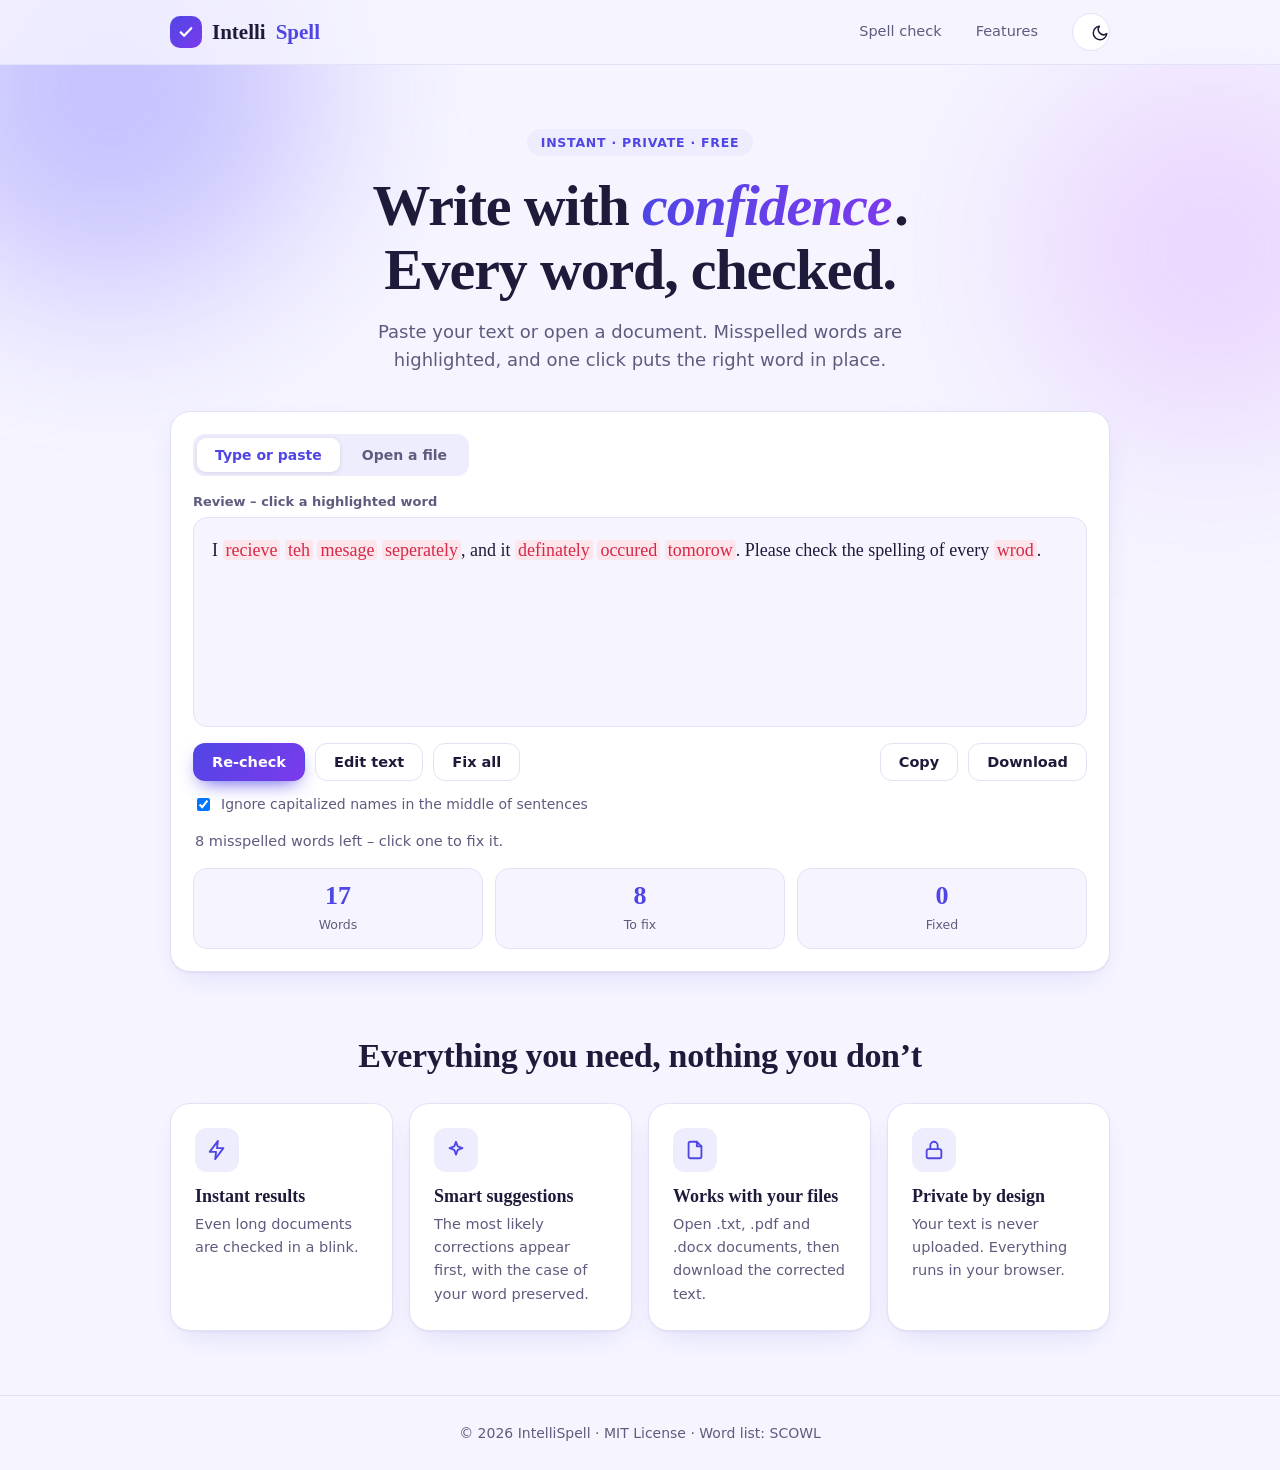
<file: IntelliSpell/index.html>
<!DOCTYPE html>
<html lang="en">
<head>
<meta charset="utf-8">
<meta name="viewport" content="width=device-width, initial-scale=1, viewport-fit=cover">
<title>IntelliSpell – Intelligent Spell Checker</title>
<meta name="description" content="Check your writing instantly. Fix every misspelling with a single click.">
<link rel="icon" href="data:image/svg+xml,%3Csvg xmlns='http://www.w3.org/2000/svg' viewBox='0 0 64 64'%3E%3Crect width='64' height='64' rx='16' fill='%234F46E5'/%3E%3Cpath d='M18 34l10 10 18-22' fill='none' stroke='white' stroke-width='7' stroke-linecap='round' stroke-linejoin='round'/%3E%3C/svg%3E">
<link rel="stylesheet" href="style.css">
</head>
<body>
<div class="glow g1"></div><div class="glow g2"></div>
<header><div class="wrap bar">
  <a class="logo" href="#top"><span class="mark-ic"><svg viewBox="0 0 24 24" width="18" height="18" fill="none" stroke="currentColor" stroke-width="3" stroke-linecap="round" stroke-linejoin="round"><path d="M5 12.5l4.5 4.5L19 7"/></svg></span>Intelli<b>Spell</b></a>
  <nav><a href="#workspace">Spell check</a><a href="#features">Features</a></nav>
  <button id="theme" aria-label="Toggle dark mode"><svg viewBox="0 0 24 24" width="18" height="18" fill="none" stroke="currentColor" stroke-width="2" stroke-linecap="round" stroke-linejoin="round"><path d="M21 12.8A9 9 0 1111.2 3a7 7 0 009.8 9.8z"/></svg></button>
</div></header>

<main class="wrap" id="top">
  <section class="hero">
    <span class="pill">Instant · Private · Free</span>
    <h1>Write with <em>confidence</em>.<br>Every word, checked.</h1>
    <p class="lead">Paste your text or open a document. Misspelled words are highlighted, and one click puts the right word in place.</p>
  </section>

  <section id="workspace"><div class="card main">
    <div class="tabs" role="tablist">
      <button class="tab" role="tab" id="t-type" aria-selected="true">Type or paste</button>
      <button class="tab" role="tab" id="t-file" aria-selected="false">Open a file</button>
    </div>

    <div id="p-file" hidden>
      <label id="drop" for="file">
        <span class="ic"><svg viewBox="0 0 24 24" width="30" height="30" fill="none" stroke="currentColor" stroke-width="1.8" stroke-linecap="round" stroke-linejoin="round"><path d="M14 3H7a2 2 0 00-2 2v14a2 2 0 002 2h10a2 2 0 002-2V8z"/><path d="M14 3v5h5M12 17v-6M9.5 13.5L12 11l2.5 2.5"/></svg></span>
        <b>Drop a file here or click to browse</b>
        <span class="sub">.txt · .pdf · .docx · up to 10 MB</span>
      </label>
      <input id="file" type="file" accept=".txt,.pdf,.docx,text/plain,application/pdf,application/vnd.openxmlformats-officedocument.wordprocessingml.document">
    </div>

    <div id="v-edit">
      <label class="l" for="ta">Your text</label>
      <textarea id="ta" spellcheck="false" placeholder="Start typing or paste your text here…">I recieve teh mesage seperately, and it definately occured tomorow. Please check the spelling of every wrod.</textarea>
    </div>
    <div id="v-review" hidden>
      <label class="l">Review – click a highlighted word</label>
      <div id="doc" tabindex="0" aria-label="Text under review"></div>
    </div>

    <div class="row">
      <button class="primary" id="check">Check spelling</button>
      <button id="edit" hidden>Edit text</button>
      <button id="fixall" hidden>Fix all</button>
      <button id="undo" hidden>Undo</button>
      <span class="grow"></span>
      <button id="copy" disabled>Copy</button>
      <button id="dl" disabled>Download</button>
    </div>
    <label class="opt"><input type="checkbox" id="names" checked> Ignore capitalized names in the middle of sentences</label>
    <div id="fixpanel" hidden></div>
    <p class="status" id="status" role="status" aria-live="polite">Ready.</p>

    <div class="stats" id="stats" hidden>
      <div class="stat"><b id="s-w">0</b><span>Words</span></div>
      <div class="stat"><b id="s-m">0</b><span>To fix</span></div>
      <div class="stat"><b id="s-f">0</b><span>Fixed</span></div>
    </div>
  </div></section>

  <section id="features">
    <h2>Everything you need, nothing you don’t</h2>
    <div class="grid">
      <div class="card feat"><span class="fi"><svg viewBox="0 0 24 24" width="22" height="22" fill="none" stroke="currentColor" stroke-width="2" stroke-linecap="round" stroke-linejoin="round"><path d="M13 2L4 14h7l-1 8 9-12h-7z"/></svg></span><h3>Instant results</h3><p>Even long documents are checked in a blink.</p></div>
      <div class="card feat"><span class="fi"><svg viewBox="0 0 24 24" width="22" height="22" fill="none" stroke="currentColor" stroke-width="2" stroke-linecap="round" stroke-linejoin="round"><path d="M12 3l1.9 5.1L19 10l-5.1 1.9L12 17l-1.9-5.1L5 10l5.1-1.9z"/></svg></span><h3>Smart suggestions</h3><p>The most likely corrections appear first, with the case of your word preserved.</p></div>
      <div class="card feat"><span class="fi"><svg viewBox="0 0 24 24" width="22" height="22" fill="none" stroke="currentColor" stroke-width="2" stroke-linecap="round" stroke-linejoin="round"><path d="M14 3H7a2 2 0 00-2 2v14a2 2 0 002 2h10a2 2 0 002-2V8z"/><path d="M14 3v5h5"/></svg></span><h3>Works with your files</h3><p>Open .txt, .pdf and .docx documents, then download the corrected text.</p></div>
      <div class="card feat"><span class="fi"><svg viewBox="0 0 24 24" width="22" height="22" fill="none" stroke="currentColor" stroke-width="2" stroke-linecap="round" stroke-linejoin="round"><rect x="4" y="11" width="16" height="10" rx="2"/><path d="M8 11V7a4 4 0 018 0v4"/></svg></span><h3>Private by design</h3><p>Your text is never uploaded. Everything runs in your browser.</p></div>
    </div>
  </section>
</main>
<footer><div class="wrap">© 2026 IntelliSpell · MIT License · Word list: SCOWL</div></footer>
<div id="pop" role="dialog" aria-label="Suggestions" hidden></div>

<script src="engine.js"></script>
<script src="dictionary.js"></script>
<script src="app.js"></script>
</body>
</html>
</file>
<file: IntelliSpell/style.css>
:root{--bg:#F6F5FF;--card:#fff;--ink:#1E1B3A;--mut:#5E5C7E;--line:#E3E1F5;--pri:#4F46E5;--pri2:#7C3AED;--pric:#EEEDFD;--red:#D6284A;--redc:#FDE6EB;--ok:#0F8A5F;--okc:#DDF5EA;
--serif:Georgia,"Times New Roman",serif;--sans:system-ui,-apple-system,"Segoe UI",sans-serif;
--shadow:0 1px 2px rgba(30,27,58,.05),0 12px 32px -12px rgba(79,70,229,.18);
box-sizing:border-box;padding-top:env(safe-area-inset-top,0px);padding-bottom:env(safe-area-inset-bottom,0px)}
@media(prefers-color-scheme:dark){:root:not([data-theme="light"]){--bg:#0F0E1F;--card:#191833;--ink:#EEEDFF;--mut:#A9A7CC;--line:#2C2A52;--pri:#8B85FF;--pri2:#B18CFF;--pric:#25235A;--red:#FF7590;--redc:#40182A;--ok:#5FE0AE;--okc:#12382C;--shadow:0 1px 2px rgba(0,0,0,.3),0 12px 32px -12px rgba(0,0,0,.6)}}
:root[data-theme="dark"]{--bg:#0F0E1F;--card:#191833;--ink:#EEEDFF;--mut:#A9A7CC;--line:#2C2A52;--pri:#8B85FF;--pri2:#B18CFF;--pric:#25235A;--red:#FF7590;--redc:#40182A;--ok:#5FE0AE;--okc:#12382C;--shadow:0 1px 2px rgba(0,0,0,.3),0 12px 32px -12px rgba(0,0,0,.6)}
html{height:auto;scroll-behavior:smooth;scroll-padding-top:80px}*,*::before,*::after{box-sizing:inherit}
body{margin:0;background:var(--bg);color:var(--ink);font:16px/1.6 var(--sans);-webkit-font-smoothing:antialiased;overflow-x:hidden;position:relative}
.glow{position:absolute;border-radius:50%;filter:blur(90px);opacity:.35;pointer-events:none;z-index:0}
.g1{width:420px;height:420px;background:#6C63FF;top:-120px;left:-100px}.g2{width:380px;height:380px;background:#C77DFF;top:60px;right:-120px;opacity:.25}
:focus-visible{outline:3px solid var(--pri);outline-offset:2px;border-radius:6px}
header{position:sticky;top:env(safe-area-inset-top,0px);z-index:20;background:color-mix(in srgb,var(--bg) 82%,transparent);backdrop-filter:blur(12px);-webkit-backdrop-filter:blur(12px);border-bottom:1px solid var(--line)}
.wrap{max-width:980px;margin:0 auto;padding:0 20px;position:relative;z-index:1}
.bar{display:flex;align-items:center;gap:20px;height:64px}
.logo{display:flex;align-items:center;gap:10px;font:700 21px var(--serif);color:var(--ink);text-decoration:none}.logo b{color:var(--pri);font-weight:700}
.mark-ic{display:grid;place-items:center;width:32px;height:32px;border-radius:10px;background:linear-gradient(135deg,var(--pri),var(--pri2));color:#fff}
nav{display:flex;gap:6px;margin-left:auto}
nav a{color:var(--mut);text-decoration:none;font-weight:500;font-size:14.5px;padding:8px 14px;border-radius:999px;transition:.2s}
nav a:hover{background:var(--pric);color:var(--pri)}
#theme{display:grid;place-items:center;width:38px;height:38px;border-radius:50%;border:1px solid var(--line);background:var(--card);color:var(--ink);cursor:pointer;transition:.2s}
#theme:hover{border-color:var(--pri);color:var(--pri)}
.hero{text-align:center;padding:64px 0 36px;max-width:720px;margin:0 auto}
.pill{display:inline-block;font:600 12.5px var(--sans);letter-spacing:.06em;text-transform:uppercase;color:var(--pri);background:var(--pric);padding:6px 14px;border-radius:999px}
h1{font:700 clamp(34px,6vw,58px)/1.1 var(--serif);letter-spacing:-.02em;margin:18px 0 16px}
h1 em{font-style:italic;background:linear-gradient(90deg,var(--pri),var(--pri2));-webkit-background-clip:text;background-clip:text;color:transparent;padding-right:.05em}
.lead{color:var(--mut);font-size:18px;margin:0 auto;max-width:560px}
h2{font:700 clamp(26px,4vw,34px)/1.2 var(--serif);letter-spacing:-.01em;text-align:center;margin:0 0 26px}
section{margin-bottom:64px}
.card{background:var(--card);border:1px solid var(--line);border-radius:20px;box-shadow:var(--shadow)}
.main{padding:22px}
.tabs{display:inline-flex;gap:4px;padding:4px;background:var(--pric);border-radius:12px;margin-bottom:18px}
.tab{font:600 14px var(--sans);border:0;background:transparent;color:var(--mut);padding:9px 18px;border-radius:9px;cursor:pointer;transition:.2s}
.tab[aria-selected=true]{background:var(--card);color:var(--pri);box-shadow:0 1px 4px rgba(30,27,58,.12)}
.l{display:block;font:600 13px var(--sans);color:var(--mut);margin:0 0 8px}
textarea,#doc{width:100%;min-height:210px;font:18px/1.85 var(--serif);color:var(--ink);background:var(--bg);border:1.5px solid var(--line);border-radius:14px;padding:16px 18px;transition:border-color .2s,box-shadow .2s}
textarea{resize:vertical;display:block}
textarea:focus,#doc:focus{outline:0;border-color:var(--pri);box-shadow:0 0 0 4px var(--pric)}
#doc{white-space:pre-wrap;overflow-wrap:anywhere;max-height:460px;overflow:auto}
mark.bad{all:unset;cursor:pointer;background:var(--redc);color:var(--red);border-bottom:2px wavy var(--red);border-radius:4px;padding:0 3px;font:inherit;transition:.15s}
mark.bad:hover,mark.bad[aria-expanded=true]{background:var(--red);color:#fff;border-bottom-color:transparent}
.row{display:flex;flex-wrap:wrap;gap:10px;align-items:center;margin-top:16px}.grow{flex:1}
button{font:600 14.5px var(--sans);border:1.5px solid var(--line);background:var(--card);color:var(--ink);padding:10px 18px;border-radius:12px;cursor:pointer;transition:.2s}
button:hover:not(:disabled){border-color:var(--pri);color:var(--pri);transform:translateY(-1px)}
button:disabled{opacity:.45;cursor:not-allowed}button[hidden]{display:none}
button.primary{background:linear-gradient(135deg,var(--pri),var(--pri2));color:#fff;border-color:transparent;box-shadow:0 8px 20px -8px var(--pri)}
button.primary:hover{color:#fff;box-shadow:0 12px 24px -8px var(--pri)}
.status{min-height:24px;margin:14px 2px 0;font-size:14.5px;color:var(--mut)}.status.err{color:var(--red);font-weight:500}
.stats{display:grid;grid-template-columns:repeat(3,1fr);gap:12px;margin-top:14px}.stats[hidden]{display:none}
.stat{background:var(--bg);border:1px solid var(--line);border-radius:14px;padding:12px 16px;text-align:center}
.stat b{display:block;font:700 26px var(--serif);color:var(--pri)}.stat span{font-size:12.5px;color:var(--mut);font-weight:500}
#drop{display:flex;flex-direction:column;align-items:center;gap:6px;text-align:center;padding:38px 20px;margin-bottom:16px;border:2px dashed var(--line);border-radius:16px;background:var(--bg);cursor:pointer;transition:.2s}
#drop:hover,#drop.over{border-color:var(--pri);background:var(--pric)}
#drop .ic{display:grid;place-items:center;width:58px;height:58px;border-radius:16px;background:var(--pric);color:var(--pri);margin-bottom:6px}
#drop .sub{font-size:13.5px;color:var(--mut)}
#file{position:absolute;width:1px;height:1px;opacity:0;pointer-events:none}
#p-file[hidden],#v-edit[hidden],#v-review[hidden]{display:none}
.grid{display:grid;grid-template-columns:repeat(auto-fit,minmax(210px,1fr));gap:16px}
.feat{padding:24px;transition:.25s}.feat:hover{transform:translateY(-4px);border-color:var(--pri)}
.fi{display:grid;place-items:center;width:44px;height:44px;border-radius:12px;background:var(--pric);color:var(--pri);margin-bottom:14px}
.feat h3{font:700 18px var(--serif);margin:0 0 6px}.feat p{margin:0;color:var(--mut);font-size:14.5px}
footer{border-top:1px solid var(--line);padding:26px 0;text-align:center;color:var(--mut);font-size:14px}
#pop{position:fixed;z-index:50;width:270px;max-width:calc(100vw - 20px);background:var(--card);border:1px solid var(--line);border-radius:16px;padding:12px;box-shadow:0 24px 50px -16px rgba(30,27,58,.45)}
#pop[hidden]{display:none}
#pop h3{font:600 13px var(--sans);color:var(--mut);margin:2px 4px 10px}#pop h3 s{color:var(--red);font-weight:600}
.sug{display:flex;width:100%;justify-content:space-between;align-items:center;text-align:left;margin-bottom:6px;border-radius:10px;padding:10px 12px;font-size:15px}
.sug:hover{background:var(--pric)}
kbd{font:600 11px var(--sans);display:inline-grid;place-items:center;width:20px;height:20px;border-radius:6px;background:var(--pric);color:var(--pri);margin-right:8px}
.empty{margin:4px;color:var(--mut);font-size:14px}
.pop2{display:flex;gap:6px;flex-wrap:wrap;margin-top:8px;padding-top:10px;border-top:1px solid var(--line)}
.pop2 button{font-size:12.5px;padding:6px 11px;border-radius:9px}
@media(max-width:640px){nav{display:none}#theme{margin-left:auto}.hero{padding:40px 0 24px}.main{padding:16px}.row button{flex:1 1 auto}.grow{display:none}}
@media(prefers-reduced-motion:reduce){*{transition:none!important;scroll-behavior:auto!important}}
.opt{display:flex;gap:8px;align-items:center;margin-top:12px;font-size:14px;color:var(--mut)}
#fixpanel{margin-top:14px;padding:14px;border:1px solid var(--line);border-radius:14px;background:var(--bg)}#fixpanel[hidden]{display:none}
#fixpanel label{display:flex;gap:8px;padding:4px 0;font-size:15px}#fixpanel s{color:var(--red)}
.rall{display:flex;gap:6px;align-items:center;font-size:12.5px;color:var(--mut);margin:6px 4px 0}
</file>
